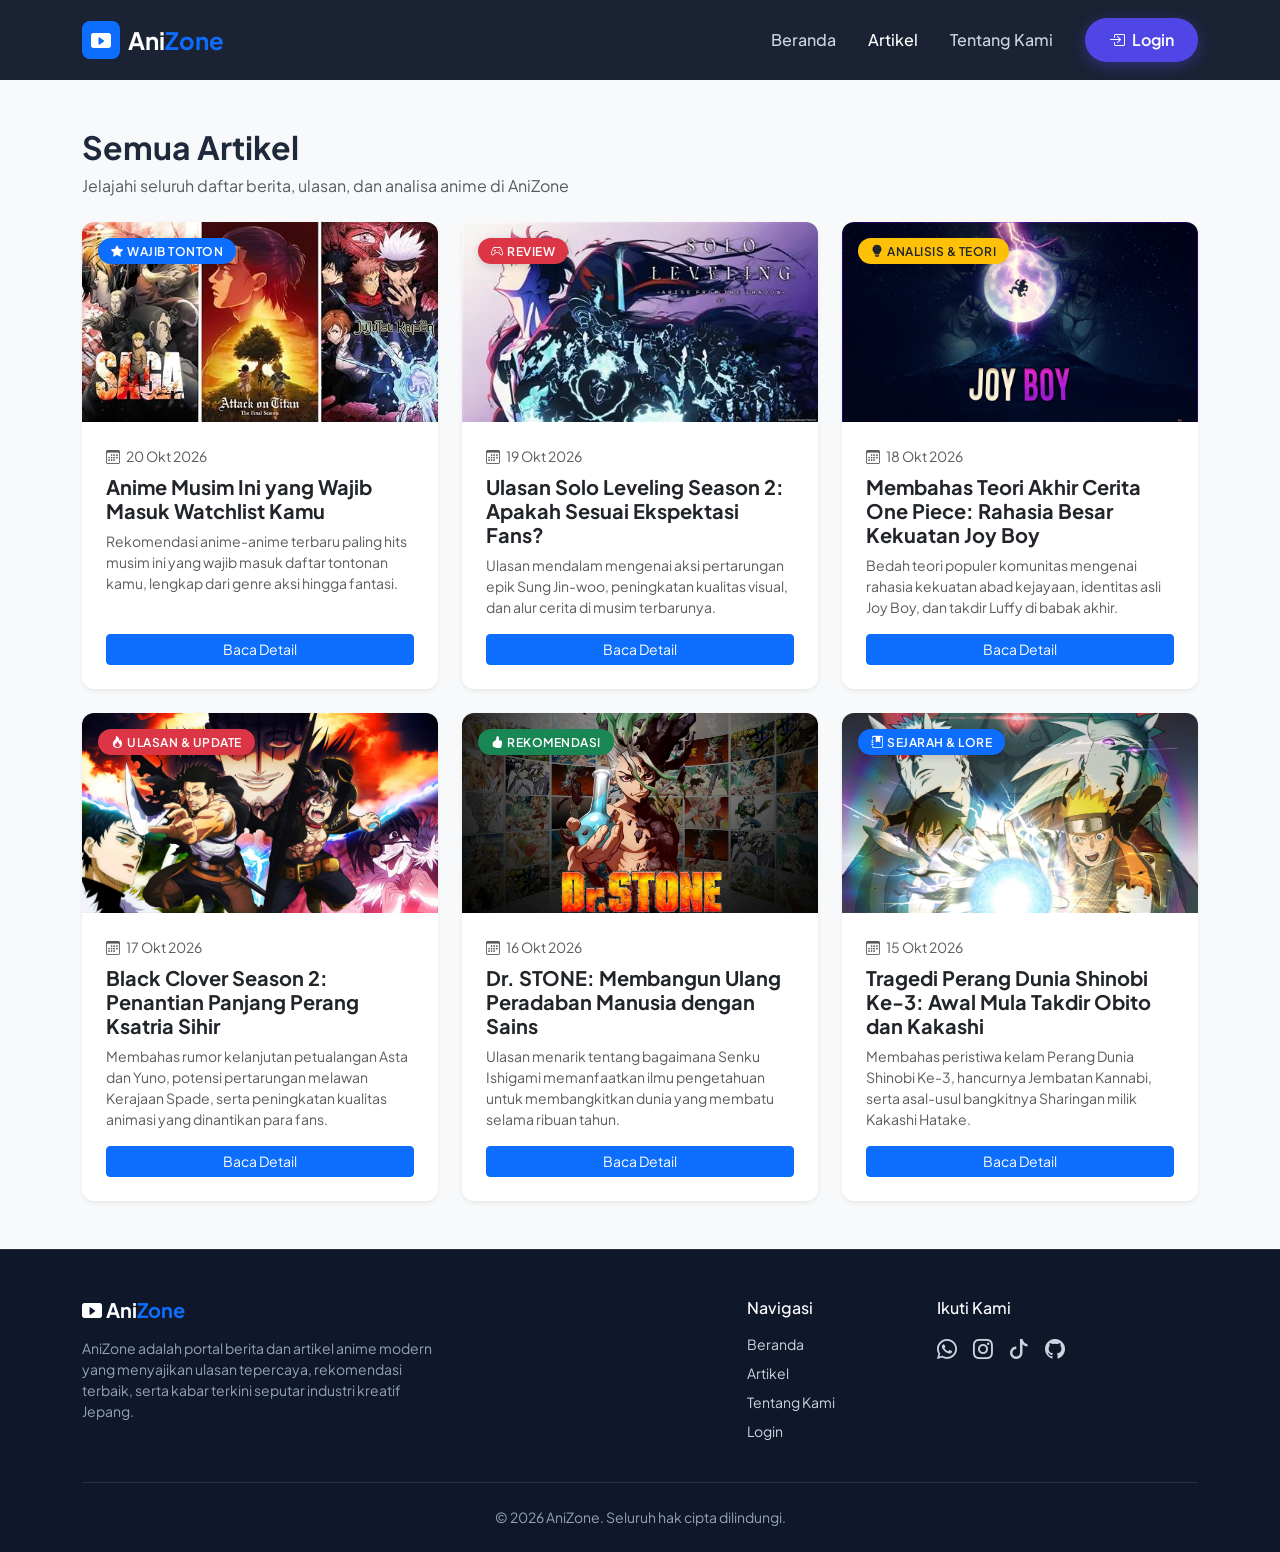
<file: artikel.html>
<!DOCTYPE html>
<html lang="id">
<head>
  <meta charset="UTF-8">
  <meta name="viewport" content="width=device-width, initial-scale=1.0">
  <title>Semua Artikel - AniZone</title>
  
  <link href="https://cdn.jsdelivr.net/npm/bootstrap@5.3.0/dist/css/bootstrap.min.css" rel="stylesheet">
  <link rel="stylesheet" href="https://cdn.jsdelivr.net/npm/bootstrap-icons@1.11.1/font/bootstrap-icons.css">
  <link rel="stylesheet" href="style.css">
</head>
<body class="d-flex flex-column min-vh-100 bg-light">

  <nav class="navbar navbar-expand-lg navbar-dark sticky-top">
    <div class="container">
      <a class="navbar-brand fw-bold fs-4 d-flex align-items-center gap-2" href="index.html">
        <div class="bg-primary text-white rounded-3 p-2 d-flex align-items-center justify-content-center" style="width: 38px; height: 38px;">
          <i class="bi bi-play-btn-fill fs-5"></i>
        </div>
        <span>Ani<span class="text-primary">Zone</span></span>
      </a>
      <button class="navbar-toggler border-0" type="button" data-bs-toggle="collapse" data-bs-target="#navbarNav">
        <span class="navbar-toggler-icon"></span>
      </button>
      <div class="collapse navbar-collapse" id="navbarNav">
        <ul class="navbar-nav ms-auto align-items-center gap-lg-3">
          <li class="nav-item"><a class="nav-link" href="index.html">Beranda</a></li>
          <li class="nav-item"><a class="nav-link active" href="artikel.html">Artikel</a></li>
          <li class="nav-item"><a class="nav-link" href="tentang.html">Tentang Kami</a></li>
          <li class="nav-item ms-lg-2">
            <a class="btn btn-primary-custom" href="login.html">
              <i class="bi bi-box-arrow-in-right me-1"></i> Login
            </a>
          </li>
        </ul>
      </div>
    </div>
  </nav>

  <main class="container my-5">
    <div class="mb-4">
      <h2 class="fw-bold">Semua Artikel</h2>
      <p class="text-muted">Jelajahi seluruh daftar berita, ulasan, dan analisa anime di AniZone</p>
    </div>

    <div class="row g-4">
      
      <!-- Artikel 1 -->
      <div class="col-md-6 col-lg-4">
        <div class="card custom-card h-100 border-0 shadow-sm">
          <div class="card-img-wrapper">
            <span class="badge bg-primary category-badge">
              <i class="bi bi-star-fill me-1"></i>Wajib Tonton</span>
            <img src="anime.jpg" alt="10 Anime Musim Ini">
          </div>
          <div class="card-body p-4 d-flex flex-column">
            <div class="text-muted small mb-2"><i class="bi bi-calendar3 me-1"></i> 20 Okt 2026</div>
            <h5 class="card-title fw-bold mb-2">Anime Musim Ini yang Wajib Masuk Watchlist Kamu</h5>
            <p class="card-text text-muted small flex-grow-1">
              Rekomendasi anime-anime terbaru paling hits musim ini yang wajib masuk daftar tontonan kamu, lengkap dari genre aksi hingga fantasi.
            </p>
            <a href="detail.html#artikel-1" class="btn btn-primary btn-sm mt-auto w-100">Baca Detail</a>
          </div>
        </div>
      </div>

      <!-- Artikel 2 -->
      <div class="col-md-6 col-lg-4">
        <div class="card custom-card h-100 border-0 shadow-sm">
          <div class="card-img-wrapper">
            <span class="badge bg-danger category-badge">
              <i class="bi bi-controller me-1"></i>Review</span>
            <img src="solev2.jpg" alt="Solo Leveling">
          </div>
          <div class="card-body p-4 d-flex flex-column">
            <div class="text-muted small mb-2"><i class="bi bi-calendar3 me-1"></i> 19 Okt 2026</div>
            <h5 class="card-title fw-bold mb-2">Ulasan Solo Leveling Season 2: Apakah Sesuai Ekspektasi Fans?</h5>
            <p class="card-text text-muted small flex-grow-1">
              Ulasan mendalam mengenai aksi pertarungan epik Sung Jin-woo, peningkatan kualitas visual, dan alur cerita di musim terbarunya.
            </p>
            <a href="detail.html#artikel-2" class="btn btn-primary btn-sm mt-auto w-100">Baca Detail</a>
          </div>
        </div>
      </div>

      <!-- Artikel 3 -->
      <div class="col-md-6 col-lg-4">
        <div class="card custom-card h-100 border-0 shadow-sm">
          <div class="card-img-wrapper">
            <span class="badge bg-warning text-dark category-badge">
              <i class="bi bi-lightbulb-fill me-1"></i>Analisis & Teori</span>
            <img src="joyboy1.jpg" alt="Joy Boy">
          </div>
          <div class="card-body p-4 d-flex flex-column">
            <div class="text-muted small mb-2"><i class="bi bi-calendar3 me-1"></i> 18 Okt 2026</div>
            <h5 class="card-title fw-bold mb-2">Membahas Teori Akhir Cerita One Piece: Rahasia Besar Kekuatan Joy Boy</h5>
            <p class="card-text text-muted small flex-grow-1">
              Bedah teori populer komunitas mengenai rahasia kekuatan abad kejayaan, identitas asli Joy Boy, dan takdir Luffy di babak akhir.
            </p>
            <a href="detail.html#artikel-3" class="btn btn-primary btn-sm mt-auto w-100">Baca Detail</a>
          </div>
        </div>
      </div>

      <!-- Artikel 4 -->
      <div class="col-md-6 col-lg-4">
        <div class="card custom-card h-100 border-0 shadow-sm">
          <div class="card-img-wrapper">
            <span class="badge bg-danger category-badge">
              <i class="bi bi-fire me-1"></i>Ulasan & Update</span>
            <img src="asta.jpg" alt="Black Clover">
          </div>
          <div class="card-body p-4 d-flex flex-column">
            <div class="text-muted small mb-2"><i class="bi bi-calendar3 me-1"></i> 17 Okt 2026</div>
            <h5 class="card-title fw-bold mb-2">Black Clover Season 2: Penantian Panjang Perang Ksatria Sihir</h5>
            <p class="card-text text-muted small flex-grow-1">
              Membahas rumor kelanjutan petualangan Asta dan Yuno, potensi pertarungan melawan Kerajaan Spade, serta peningkatan kualitas animasi yang dinantikan para fans.
            </p>
            <a href="detail.html#artikel-4" class="btn btn-primary btn-sm mt-auto w-100">Baca Detail</a>
          </div>
        </div>
      </div>

      <!-- Artikel 5 -->
      <div class="col-md-6 col-lg-4">
        <div class="card custom-card h-100 border-0 shadow-sm">
          <div class="card-img-wrapper">
            <span class="badge bg-success category-badge">
              <i class="bi bi-hand-thumbs-up-fill me-1"></i>Rekomendasi</span>
            <img src="senku.jpg" alt="Dr. STONE">
          </div>
          <div class="card-body p-4 d-flex flex-column">
            <div class="text-muted small mb-2"><i class="bi bi-calendar3 me-1"></i> 16 Okt 2026</div>
            <h5 class="card-title fw-bold mb-2">Dr. STONE: Membangun Ulang Peradaban Manusia dengan Sains</h5>
            <p class="card-text text-muted small flex-grow-1">
              Ulasan menarik tentang bagaimana Senku Ishigami memanfaatkan ilmu pengetahuan untuk membangkitkan dunia yang membatu selama ribuan tahun.
            </p>
            <a href="detail.html#artikel-5" class="btn btn-primary btn-sm mt-auto w-100">Baca Detail</a>
          </div>
        </div>
      </div>

      <!-- Artikel 6 -->
      <div class="col-md-6 col-lg-4">
        <div class="card custom-card h-100 border-0 shadow-sm">
          <div class="card-img-wrapper">
            <span class="badge bg-primary category-badge">
              <i class="bi bi-journal-bookmark-fill me-1"></i>Sejarah & Lore</span>
            <img src="naruto.jpg" alt="Naruto PDS 3">
          </div>
          <div class="card-body p-4 d-flex flex-column">
            <div class="text-muted small mb-2"><i class="bi bi-calendar3 me-1"></i> 15 Okt 2026</div>
            <h5 class="card-title fw-bold mb-2">Tragedi Perang Dunia Shinobi Ke-3: Awal Mula Takdir Obito dan Kakashi</h5>
            <p class="card-text text-muted small flex-grow-1">
              Membahas peristiwa kelam Perang Dunia Shinobi Ke-3, hancurnya Jembatan Kannabi, serta asal-usul bangkitnya Sharingan milik Kakashi Hatake.
            </p>
            <a href="detail.html#artikel-6" class="btn btn-primary btn-sm mt-auto w-100">Baca Detail</a>
          </div>
        </div>
      </div>

    </div>
  </main>

  <footer class="pt-5 pb-4 border-top border-secondary border-opacity-25 mt-auto">
    <div class="container">
      <div class="row g-4 mb-4">
        <div class="col-lg-4">
          <h5 class="text-white fw-bold mb-3">
             <i class="bi bi-play-btn-fill fs-5"></i>
         <span>Ani<span class="text-primary">Zone</span></span>
          </h5>
          <p class="small">AniZone adalah portal berita dan artikel anime modern yang menyajikan ulasan tepercaya, rekomendasi terbaik, serta kabar terkini seputar industri kreatif Jepang.</p>
        </div>
        <div class="col-6 col-lg-2 ms-auto">
          <h6 class="text-white mb-3">Navigasi</h6>
          <ul class="list-unstyled small">
            <li class="mb-2"><a href="index.html">Beranda</a></li>
            <li class="mb-2"><a href="artikel.html">Artikel</a></li>
            <li class="mb-2"><a href="tentang.html">Tentang Kami</a></li>
            <li class="mb-2"><a href="login.html">Login</a></li>
          </ul>
        </div>
        <div class="col-6 col-lg-3">
         <h6 class="text-white mb-3">Ikuti Kami</h6>
          <div class="d-flex gap-3 fs-5">
            <a href="https://wa.me/qr/QSAERY3FY7MCH1"><i class="bi bi-whatsapp"></i></a>
            <a href="https://www.instagram.com/fajrisatoru?stkn=OGszNHJvb2w2MWVw"><i class="bi bi-instagram"></i></a>
            <a href="https://www.tiktok.com/@4xellemel?_r=1&_t=ZS-9A0CAz3MBZC"><i class="bi bi-tiktok"></i></a>
            <a href="https://github.com/MuhammadFajri29"><i class="bi bi-github"></i></a>
          </div>
        </div>
      </div>
      <hr class="border-secondary opacity-25">
      <div class="text-center small pt-2">
        <p class="mb-0">&copy; 2026 AniZone. Seluruh hak cipta dilindungi.</p>
      </div>
    </div>
  </footer>

  <script src="https://cdn.jsdelivr.net/npm/bootstrap@5.3.0/dist/js/bootstrap.bundle.min.js"></script>
</body>
</html>
</file>
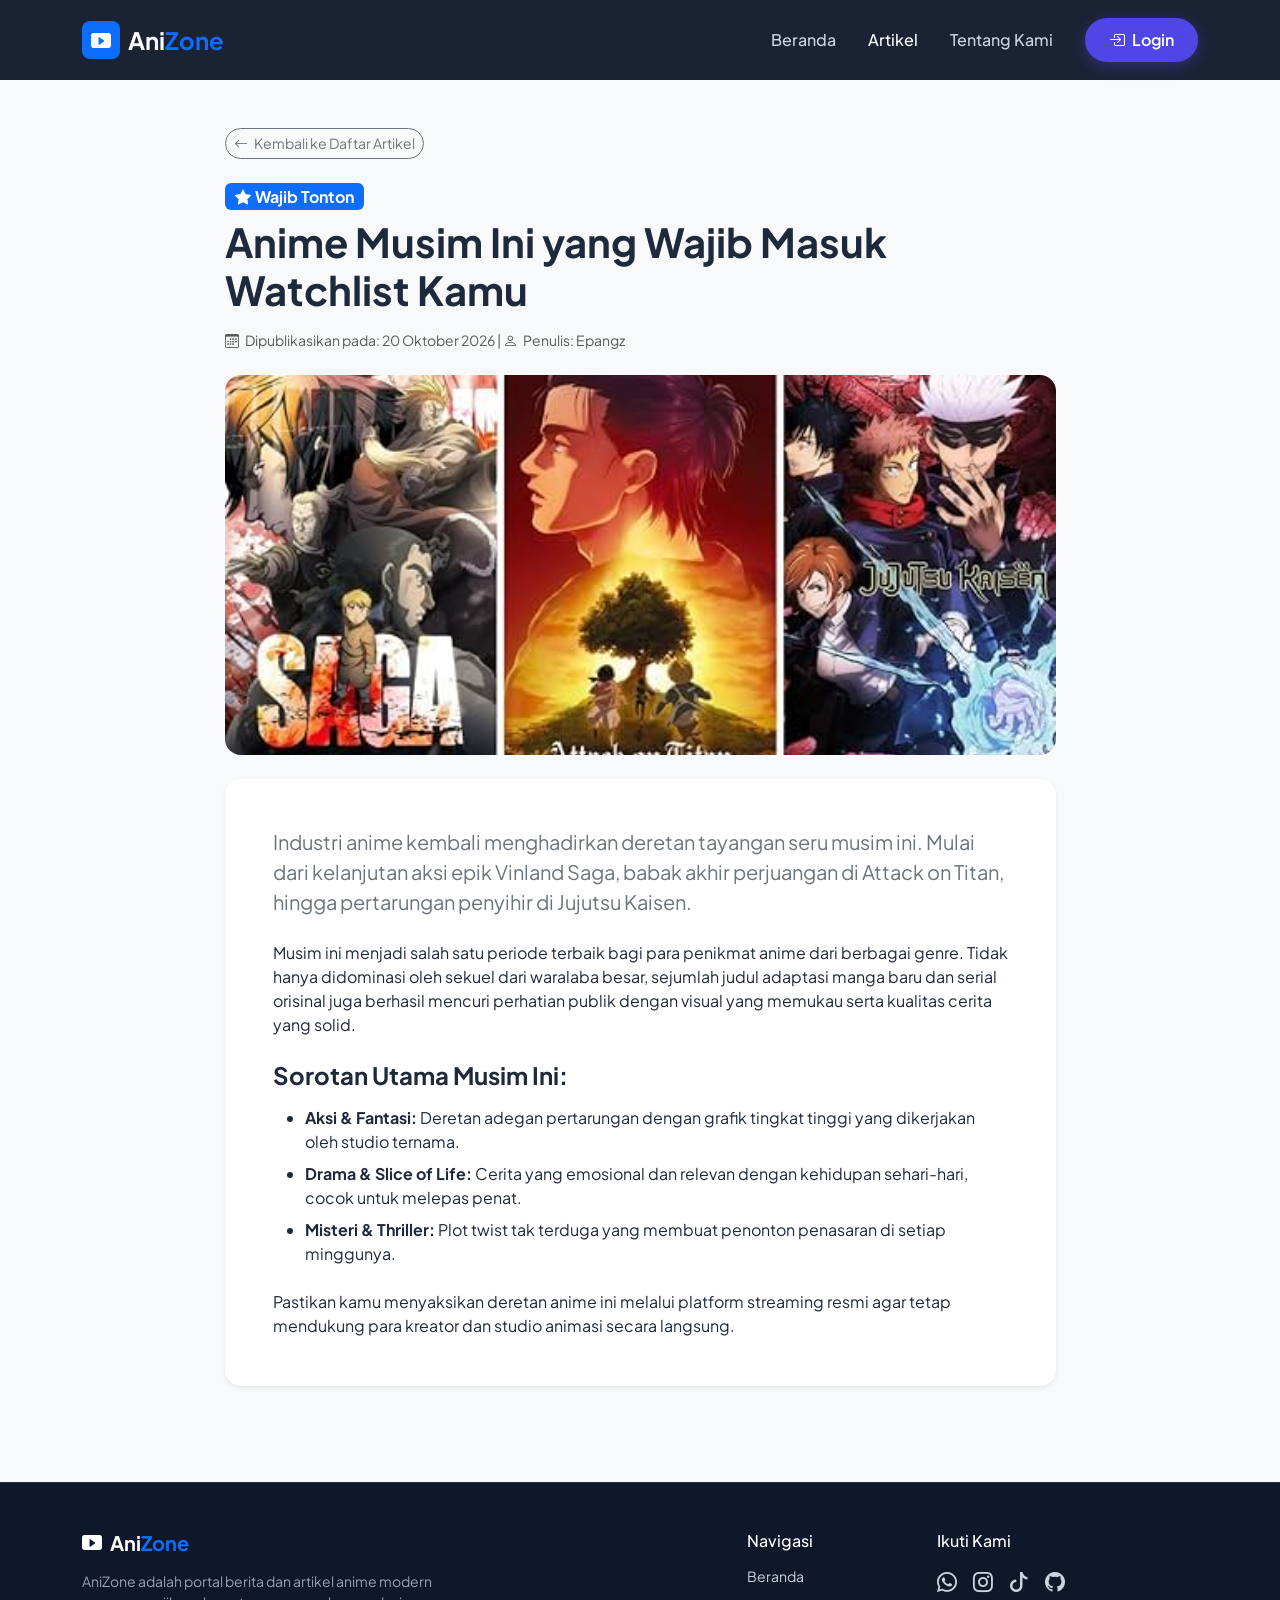
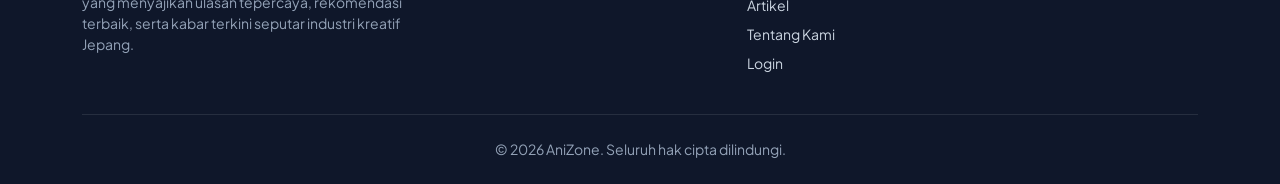
<file: detail.html>
<!DOCTYPE html>
<html lang="id">
<head>
  <meta charset="UTF-8">
  <meta name="viewport" content="width=device-width, initial-scale=1.0">
  <title>Detail Artikel - AniZone</title>
  
  <link href="https://cdn.jsdelivr.net/npm/bootstrap@5.3.0/dist/css/bootstrap.min.css" rel="stylesheet">
  <link rel="stylesheet" href="https://cdn.jsdelivr.net/npm/bootstrap-icons@1.11.1/font/bootstrap-icons.css">
  <link rel="stylesheet" href="style.css">
</head>
<body class="d-flex flex-column min-vh-100 bg-light">

  <!-- Navbar -->
  <nav class="navbar navbar-expand-lg navbar-dark sticky-top">
    <div class="container">
      <a class="navbar-brand fw-bold fs-4 d-flex align-items-center gap-2" href="index.html">
        <div class="bg-primary text-white rounded-3 p-2 d-flex align-items-center justify-content-center" style="width: 38px; height: 38px;">
          <i class="bi bi-play-btn-fill fs-5"></i>
        </div>
        <span>Ani<span class="text-primary">Zone</span></span>
      </a>
      <button class="navbar-toggler border-0" type="button" data-bs-toggle="collapse" data-bs-target="#navbarNav">
        <span class="navbar-toggler-icon"></span>
      </button>
      <div class="collapse navbar-collapse" id="navbarNav">
        <ul class="navbar-nav ms-auto align-items-center gap-lg-3">
          <li class="nav-item"><a class="nav-link" href="index.html">Beranda</a></li>
          <li class="nav-item"><a class="nav-link active" href="artikel.html">Artikel</a></li>
          <li class="nav-item"><a class="nav-link" href="tentang.html">Tentang Kami</a></li>
          <li class="nav-item ms-lg-2">
            <a class="btn btn-primary-custom" href="login.html">
              <i class="bi bi-box-arrow-in-right me-1"></i> Login
            </a>
          </li>
        </ul>
      </div>
    </div>
  </nav>

  <!-- Container Utama -->
  <main class="container my-5">
    <div class="row justify-content-center">
      <div class="col-lg-9">
        
        <!-- Tombol Kembali -->
        <a href="artikel.html" class="btn btn-outline-secondary btn-sm mb-4 rounded-pill">
          <i class="bi bi-arrow-left me-1"></i> Kembali ke Daftar Artikel
        </a>

        <!-- ARTIKEL 1 -->
        <article id="artikel-1" class="detail-article mb-5">
          <span class="badge bg-primary position-static mb-2 fs-6">
             <i class="bi bi-star-fill me-1"></i>Wajib Tonton</span>
          <h1 class="fw-bold mb-3 display-6">Anime Musim Ini yang Wajib Masuk Watchlist Kamu</h1>
          <p class="text-muted small mb-4">
            <i class="bi bi-calendar3 me-1"></i> Dipublikasikan pada: 20 Oktober 2026 | <i class="bi bi-person me-1"></i> Penulis: Epangz
          </p>
          <div class="card-img-wrapper rounded-4 mb-4" style="height: 380px;">
            <img src="anime.jpg" alt="10 Anime Musim Ini">
          </div>
          <div class="article-content bg-white p-4 p-md-5 rounded-4 shadow-sm">
            <p class="lead fw-normal text-secondary mb-4">Industri anime kembali menghadirkan deretan tayangan seru musim ini. Mulai dari kelanjutan aksi epik Vinland Saga, babak akhir perjuangan di Attack on Titan, hingga pertarungan penyihir di Jujutsu Kaisen.</p>
            <p>Musim ini menjadi salah satu periode terbaik bagi para penikmat anime dari berbagai genre. Tidak hanya didominasi oleh sekuel dari waralaba besar, sejumlah judul adaptasi manga baru dan serial orisinal juga berhasil mencuri perhatian publik dengan visual yang memukau serta kualitas cerita yang solid.</p>
            <h4 class="fw-bold mt-4 mb-3">Sorotan Utama Musim Ini:</h4>
            <ul>
              <li class="mb-2"><strong>Aksi & Fantasi:</strong> Deretan adegan pertarungan dengan grafik tingkat tinggi yang dikerjakan oleh studio ternama.</li>
              <li class="mb-2"><strong>Drama & Slice of Life:</strong> Cerita yang emosional dan relevan dengan kehidupan sehari-hari, cocok untuk melepas penat.</li>
              <li class="mb-2"><strong>Misteri & Thriller:</strong> Plot twist tak terduga yang membuat penonton penasaran di setiap minggunya.</li>
            </ul>
            <p class="mt-4 mb-0">Pastikan kamu menyaksikan deretan anime ini melalui platform streaming resmi agar tetap mendukung para kreator dan studio animasi secara langsung.</p>
          </div>
        </article>

        <!-- ARTIKEL 2 -->
        <article id="artikel-2" class="detail-article mb-5">
          <span class="badge bg-danger position-static mb-2 fs-6">
            <i class="bi bi-controller me-1"></i>Review</span>
          <h1 class="fw-bold mb-3 display-6">Ulasan Solo Leveling Season 2: Apakah Sesuai Ekspektasi Fans?</h1>
          <p class="text-muted small mb-4">
            <i class="bi bi-calendar3 me-1"></i> Dipublikasikan pada: 19 Oktober 2026 | <i class="bi bi-person me-1"></i> Penulis: Epangz
          </p>
          <div class="card-img-wrapper rounded-4 mb-4" style="height: 380px;">
            <img src="solev2.jpg" alt="Solo Leveling Season 2">
          </div>
          <div class="article-content bg-white p-4 p-md-5 rounded-4 shadow-sm">
            <p class="lead fw-normal text-secondary mb-4">Perjalanan Sung Jin-woo dari Hunter terlemah berjuluk "E-Rank Weakest" hingga menjadi Shadow Monarch berlanjut dengan pertarungan yang kian sengit dan skala ancaman yang jauh lebih besar.</p>
            <p>Setelah sukses besar pada musim pertamanya, adaptasi dari manhwa populer <em>Solo Leveling</em> kembali hadir dengan ekspektasi tinggi dari komunitas global. Pada season kedua ini, fokus cerita bergeser ke eksplorasi dungeon tingkat tinggi serta ancaman misterius yang mengintai para Hunter kelas atas di seluruh dunia.</p>
            <h4 class="fw-bold mt-4 mb-3">Poin Penting Ulasan:</h4>
            <ul>
              <li class="mb-2"><strong>Kualitas Animasi:</strong> Studio A-1 Pictures kembali membuktikan kapasitasnya dalam menghadirkan koreografi pertarungan yang sangat dinamis dan memanjakan mata.</li>
              <li class="mb-2"><strong>Pengembangan Karakter:</strong> Transformasi sikap dan kekuatan Sung Jin-woo digambarkan secara bertahap namun memuaskan.</li>
              <li class="mb-2"><strong>Tata Suara (OST):</strong> Musik latar besutan Hiroyuki Sawano berhasil membangun atmosfer tegang pada setiap momen krusial.</li>
            </ul>
            <p class="mt-4 mb-0">Secara keseluruhan, musim kedua ini berhasil memenuhi ekspektasi para pembaca manhwa sekaligus memberikan pengalaman menonton yang memukau bagi penggemar baru.</p>
          </div>
        </article>

        <!-- ARTIKEL 3 -->
        <article id="artikel-3" class="detail-article mb-5">
          <span class="badge bg-warning text-dark position-static mb-2 fs-6">
            <i class="bi bi-lightbulb-fill me-1"></i>Analisis & Teori</span>
          <h1 class="fw-bold mb-3 display-6">Membahas Teori Akhir Cerita One Piece: Rahasia Besar Kekuatan Joy Boy</h1>
          <p class="text-muted small mb-4">
            <i class="bi bi-calendar3 me-1"></i> Dipublikasikan pada: 18 Oktober 2026 | <i class="bi bi-person me-1"></i> Penulis: Epangz
          </p>
          <div class="card-img-wrapper rounded-4 mb-4" style="height: 380px;">
            <img src="joyboy1.jpg" alt="Teori Joy Boy One Piece">
          </div>
          <div class="article-content bg-white p-4 p-md-5 rounded-4 shadow-sm">
            <p class="lead fw-normal text-secondary mb-4">Misteri Abad Kekosongan dan kebangkitan sosok Joy Boy semakin mendekati titik terang dalam alur cerita terbaru One Piece.</p>
            <p>Seiring bertambahnya petunjuk yang diberikan oleh Eiichiro Oda pada arc terkini, komunitas penggemar One Piece di seluruh dunia terus merumuskan teori tentang rahasia dibalik kekuatan Joy Boy dan hubungannya dengan harta karun One Piece.</p>
            <h4 class="fw-bold mt-4 mb-3">Poin Analisis Teori:</h4>
            <ul>
              <li class="mb-2"><strong>Hubungan Buah Iblis Nika:</strong> Penguak fakta bahwa kemampuan sejati dari Hito Hito no Mi Model: Nika memegang kunci kebebasan dunia.</li>
              <li class="mb-2"><strong>Kerajaan Kuno & Poneglyph:</strong> Janji masa lalu Joy Boy yang tersimpan di Fishman Island serta hubungannya dengan Senjata Kuno.</li>
              <li class="mb-2"><strong>Takdir Luffy:</strong> Bagaimana perjalanan Monkey D. Luffy mewarisi tekad dan semangat kebebasan sosok legendaris tersebut di masa depan.</li>
            </ul>
            <p class="mt-4 mb-0">Meskipun banyak spekulasi beredar, Oda selalu memiliki cara tak terduga untuk mengejutkan pembaca menjelang babak akhir karya mahakaryanya ini.</p>
          </div>
        </article>

        <!-- ARTIKEL 4 -->
        <article id="artikel-4" class="detail-article mb-5">
          <span class="badge bg-danger position-static mb-2 fs-6">
             <i class="bi bi-fire me-1"></i>Ulasan & Update</span>
          <h1 class="fw-bold mb-3 display-6">Black Clover Season 2: Penantian Panjang Perang Ksatria Sihir</h1>
          <p class="text-muted small mb-4">
            <i class="bi bi-calendar3 me-1"></i> Dipublikasikan pada: 21 Oktober 2026 | <i class="bi bi-person me-1"></i> Penulis: Epangz
          </p>
          <div class="card-img-wrapper rounded-4 mb-4" style="height: 380px;">
            <img src="asta.jpg" alt="Black Clover Season 2">
          </div>
          <div class="article-content bg-white p-4 p-md-5 rounded-4 shadow-sm">
            <p class="lead fw-normal text-secondary mb-4">Setelah penantian yang cukup panjang sejak penayangan episode terakhirnya, kabar mengenai berlanjutnya petualangan Asta dalam meraih gelar Kaisar Sihir kembali menjadi perbincangan hangat di komunitas anime.</p>
            <p>Kelanjutan musim ini akan langsung berfokus pada konflik skala besar melawan Dark Triad dari Kerajaan Spade. Ksatria Sihir dari Kerajaan Clover harus mempersiapkan diri menghadapi kekuatan iblis tingkat tinggi yang mengancam keselamatan seluruh benua.</p>
            <h4 class="fw-bold mt-4 mb-3">Poin Penting yang Sangat Dinantikan:</h4>
            <ul>
              <li class="mb-2"><strong>Bentuk Devil Union Asta:</strong> Penguasaan penuh kekuatan Anti-Sihir milik Asta saat berkolaborasi dengan Iblis Liebe.</li>
              <li class="mb-2"><strong>Perkembangan Sihir Yuno:</strong> Pembukaan potensi kekuatan sihir bintang yang dimiliki Yuno saat berhadapan dengan musuh-musuh kuat.</li>
              <li class="mb-2"><strong>Kualitas Animasi Studio Pierrot:</strong> Ekspektasi tinggi pada koreografi pertarungan cepat dengan efek sihir yang lebih memukau.</li>
            </ul>
            <p class="mt-4 mb-0">Bagi para penggemar genre shonen yang menyukai aksi pertarungan sihir pantang menyerah, kelanjutan petualangan Black Clover ini menjadi salah satu judul yang paling wajib untuk ditunggu.</p>
          </div>
        </article>

        <!-- ARTIKEL 5 -->
        <article id="artikel-5" class="detail-article mb-5">
          <span class="badge bg-success position-static mb-2 fs-6">
            <i class="bi bi-hand-thumbs-up-fill me-1"></i>Rekomendasi</span>
          <h1 class="fw-bold mb-3 display-6">Dr. STONE: Membangun Ulang Peradaban Manusia dengan Sains</h1>
          <p class="text-muted small mb-4">
            <i class="bi bi-calendar3 me-1"></i> Dipublikasikan pada: 21 Oktober 2026 | <i class="bi bi-person me-1"></i> Penulis: Epangz
          </p>
          <div class="card-img-wrapper rounded-4 mb-4" style="height: 380px;">
            <img src="senku.jpg" alt="Dr. STONE">
          </div>
          <div class="article-content bg-white p-4 p-md-5 rounded-4 shadow-sm">
            <p class="lead fw-normal text-secondary mb-4">Apa yang terjadi jika seluruh umat manusia secara misterius berubah menjadi batu selama ribuan tahun? Dr. STONE menghadirkan petualangan unik yang menggabungkan aksi, komedi, dan edukasi ilmu pengetahuan.</p>
            <p>Mengikuti kisah Senku Ishigami, seorang pemuda jenius yang berhasil bangkit dari pembatuan di Era Batu Baru. Dengan kecerdasannya yang luar biasa, Senku bertekad untuk membangun kembali peradaban manusia dari nol menggunakan hukum sains dan ilmu kimia.</p>
            <h4 class="fw-bold mt-4 mb-3">Daya Tarik Utama Dr. STONE:</h4>
            <ul>
              <li class="mb-2"><strong>Edukasi Sains yang Menyenangkan:</strong> Proses eksperimen sains digambarkan secara nyata dan mudah dipahami oleh penonton.</li>
              <li class="mb-2"><strong>Perkembangan Teknologi Bertahap:</strong> Momen ketika Senku menciptakan barang-barang modern seperti listrik, asam sulfat, hingga telepon genggam dari bahan alam.</li>
              <li class="mb-2"><strong>Kerjasama Karakter (Kingdom of Science):</strong> Setiap karakter memiliki keahlian unik yang saling melengkapi dalam mewujudkan misi sains.</li>
            </ul>
            <p class="mt-4 mb-0">Dr. STONE menjadi rekomendasi utama bagi kamu yang mencari anime dengan konsep cerita segar dan tidak hanya mengandalkan aksi pertarungan biasa.</p>
          </div>
        </article>

        <!-- ARTIKEL 6 -->
        <article id="artikel-6" class="detail-article mb-5">
          <span class="badge bg-primary position-static mb-2 fs-6">
            <i class="bi bi-journal-bookmark-fill me-1"></i>Sejarah & Lore</span>
          <h1 class="fw-bold mb-3 display-6">Tragedi Perang Dunia Shinobi Ke-3: Awal Mula Takdir Obito dan Kakashi</h1>
          <p class="text-muted small mb-4">
            <i class="bi bi-calendar3 me-1"></i> Dipublikasikan pada: 21 Oktober 2026 | <i class="bi bi-person me-1"></i> Penulis: Epangz
          </p>
          <div class="card-img-wrapper rounded-4 mb-4" style="height: 380px;">
            <img src="naruto.jpg" alt="Perang Dunia Shinobi Ke-3">
          </div>
          <div class="article-content bg-white p-4 p-md-5 rounded-4 shadow-sm">
            <p class="lead fw-normal text-secondary mb-4">Perang Dunia Shinobi Ke-3 merupakan salah satu konflik terkelam dalam sejarah Lima Negara Besar Ninja, yang membentuk masa depan dunia shinobi dan melahirkan banyak legenda sekaligus penderitaan.</p>
            <p>Dalam perang besar ini, desa Konohagakure bertempur di berbagai baris depan melawan aliansi desa-desa musuh. Misi krusial di Jembatan Kannabi menjadi titik balik sejarah yang mengubah jalan hidup Tim Minato—terutama Kakashi Hatake, Obito Uchiha, dan Rin Nohara.</p>
            <h4 class="fw-bold mt-4 mb-3">Momen Krusial Perang Dunia Shinobi Ke-3:</h4>
            <ul>
              <li class="mb-2"><strong>Misi Penghancuran Jembatan Kannabi:</strong> Operasi rahasia untuk memutus jalur pasokan logistik musuh yang menjadi kunci kemenangan Konoha.</li>
              <li class="mb-2"><strong>Gugurnya Obito & Warisan Sharingan:</strong> Pengorbanan Obito Uchiha yang menyerahkan mata Sharingan-nya kepada Kakashi sebagai hadiah atas kelulusannya menjadi Jounin.</li>
              <li class="mb-2"><strong>Kehebatan Minato Namikaze (Yellow Flash):</strong> Kecepatan luar biasa Minato yang membuatnya ditakuti oleh seluruh desa musuh dan membawanya menjadi Hokage Keempat.</li>
            </ul>
            <p class="mt-4 mb-0">Tragedi Perang Dunia Shinobi Ke-3 tidak hanya melahirkan pahlawan baru, tetapi juga menanamkan benih konflik masa depan yang nantinya memicu pembentukan rencana Mata Rembulan (Tsuki no Me).</p>
          </div>
        </article>

      </div>
    </div>
  </main>

  <!-- Footer -->
  <footer class="pt-5 pb-4 border-top border-secondary border-opacity-25 mt-auto">
    <div class="container">
      <div class="row g-4 mb-4">
        <div class="col-lg-4">
          <h5 class="text-white fw-bold mb-3 d-flex align-items-center gap-2">
          <i class="bi bi-play-btn-fill fs-5"></i>
         <span>Ani<span class="text-primary">Zone</span></span>
          </h5>
          <p class="small">AniZone adalah portal berita dan artikel anime modern yang menyajikan ulasan tepercaya, rekomendasi terbaik, serta kabar terkini seputar industri kreatif Jepang.</p>
        </div>
        <div class="col-6 col-lg-2 ms-auto">
          <h6 class="text-white mb-3">Navigasi</h6>
          <ul class="list-unstyled small">
            <li class="mb-2"><a href="index.html">Beranda</a></li>
            <li class="mb-2"><a href="artikel.html">Artikel</a></li>
            <li class="mb-2"><a href="tentang.html">Tentang Kami</a></li>
            <li class="mb-2"><a href="login.html">Login</a></li>
          </ul>
        </div>
        <div class="col-6 col-lg-3">
         <h6 class="text-white mb-3">Ikuti Kami</h6>
          <div class="d-flex gap-3 fs-5">
            <a href="https://wa.me/qr/QSAERY3FY7MCH1"><i class="bi bi-whatsapp"></i></a>
            <a href="https://www.instagram.com/fajrisatoru?stkn=OGszNHJvb2w2MWVw"><i class="bi bi-instagram"></i></a>
            <a href="https://www.tiktok.com/@4xellemel?_r=1&_t=ZS-9A0CAz3MBZC"><i class="bi bi-tiktok"></i></a>
            <a href="https://github.com/MuhammadFajri29"><i class="bi bi-github"></i></a>
          </div>
        </div>
      </div>
      <hr class="border-secondary opacity-25">
      <div class="text-center small pt-2">
        <p class="mb-0">&copy; 2026 AniZone. Seluruh hak cipta dilindungi.</p>
      </div>
    </div>
  </footer>

  <script src="https://cdn.jsdelivr.net/npm/bootstrap@5.3.0/dist/js/bootstrap.bundle.min.js"></script>
</body>
</html>
</file>
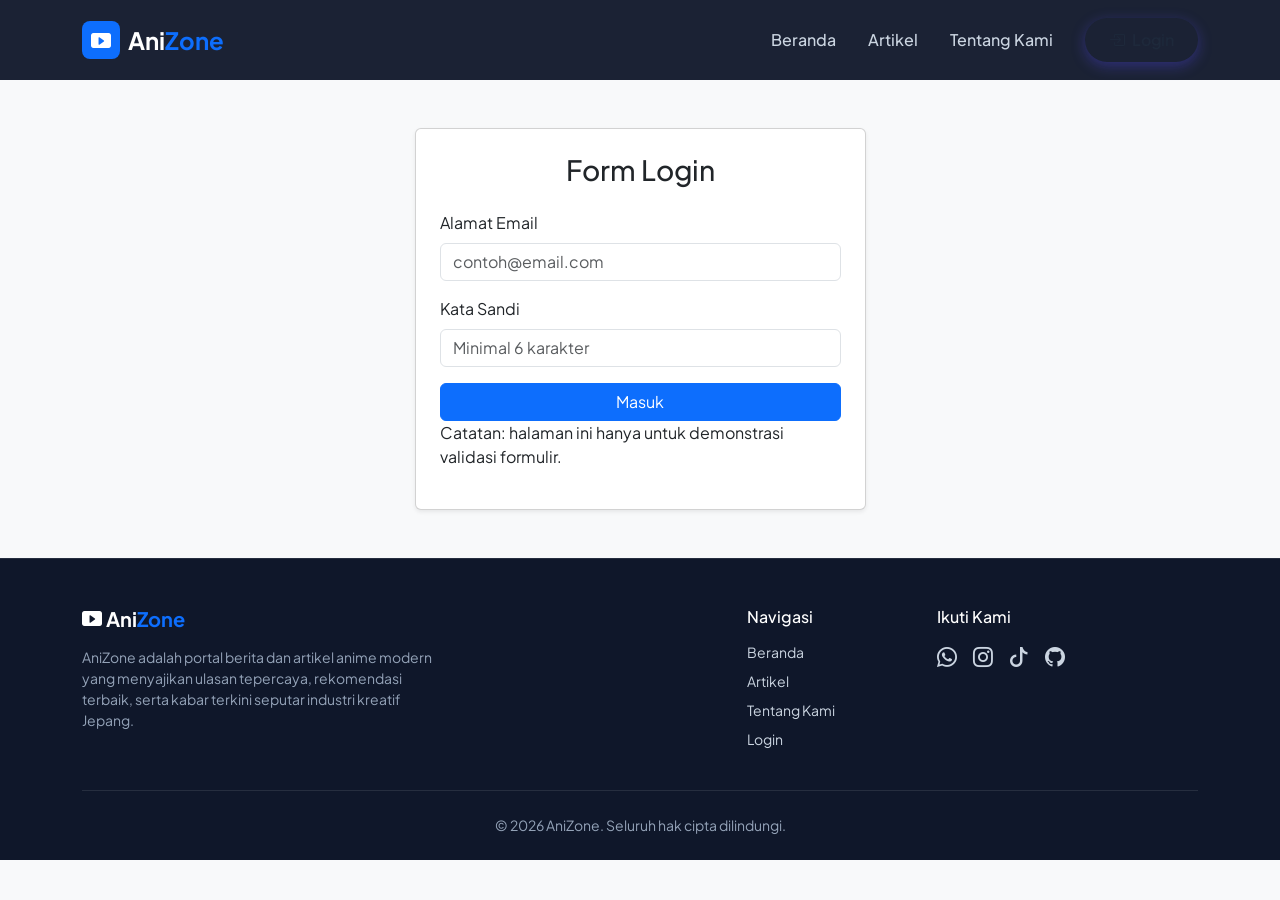
<file: login.html>
<!DOCTYPE html>
<html lang="id">
<head>
  <meta charset="UTF-8">
  <meta name="viewport" content="width=device-width, initial-scale=1.0">
  <title>Login - InfoTerkini</title>
  <link href="https://cdn.jsdelivr.net/npm/bootstrap@5.3.0/dist/css/bootstrap.min.css" rel="stylesheet">
  <link rel="stylesheet" href="https://cdn.jsdelivr.net/npm/bootstrap-icons@1.11.1/font/bootstrap-icons.css">
  <link href="style.css" rel="stylesheet">
</head>
<body class="bg-light">

  <!-- Navbar -->
 <!-- Navbar Halaman Login -->
<nav class="navbar navbar-expand-lg navbar-dark sticky-top">
  <div class="container">
    <a class="navbar-brand fw-bold fs-4 d-flex align-items-center gap-2" href="index.html">
      <div class="bg-primary text-white rounded-3 p-2 d-flex align-items-center justify-content-center" style="width: 38px; height: 38px;">
        <i class="bi bi-play-btn-fill fs-5"></i>
      </div>
      <span>Ani<span class="text-primary">Zone</span></span>
    </a>
    <button class="navbar-toggler border-0" type="button" data-bs-toggle="collapse" data-bs-target="#navbarNav">
      <span class="navbar-toggler-icon"></span>
    </button>
    <div class="collapse navbar-collapse" id="navbarNav">
      <ul class="navbar-nav ms-auto align-items-center gap-lg-3">
        <li class="nav-item"><a class="nav-link" href="index.html">Beranda</a></li>
        <li class="nav-item"><a class="nav-link" href="artikel.html">Artikel</a></li>
        <li class="nav-item"><a class="nav-link" href="tentang.html">Tentang Kami</a></li>
        <li class="nav-item ms-lg-2">
          <a class="btn btn-primary-custom active" href="login.html">
            <i class="bi bi-box-arrow-in-right me-1"></i> Login
          </a>
        </li>
      </ul>
    </div>
  </div>
</nav>

  <!-- Login Form Container -->
  <div class="container my-5">
    <div class="row justify-content-center">
      <div class="col-md-5">
        <div class="card shadow-sm">
          <div class="card-body p-4">
            <h3 class="card-title text-center mb-4">Form Login</h3>
            
            <!-- Tempat Pesan Alert JavaScript -->
            <div id="alertMessage"></div>

            <form id="loginForm" novalidate>
              <div class="mb-3">
                <label for="email" class="form-label">Alamat Email</label>
                <input type="email" class="form-control" id="email" placeholder="contoh@email.com">
              </div>
              <div class="mb-3">
                <label for="password" class="form-label">Kata Sandi</label>
                <input type="password" class="form-control" id="password" placeholder="Minimal 6 karakter">
              </div>
              <button type="submit" class="btn btn-primary w-100">Masuk</button>
              <p>Catatan: halaman ini hanya untuk demonstrasi validasi formulir.</p>
            </form>
          </div>
        </div>
      </div>
    </div>
  </div>

 <footer class="pt-5 pb-4 border-top border-secondary border-opacity-25">
    <div class="container">
      <div class="row g-4 mb-4">
        <div class="col-lg-4">
          <h5 class="text-white fw-bold mb-3">
            <i class="bi bi-play-btn-fill fs-5"></i>
         <span>Ani<span class="text-primary">Zone</span></span>
        </h5>
          <p class="small">AniZone adalah portal berita dan artikel anime modern yang menyajikan ulasan tepercaya, rekomendasi terbaik, serta kabar terkini seputar industri kreatif Jepang.</p>
        </div>
        <div class="col-6 col-lg-2 ms-auto">
          <h6 class="text-white mb-3">Navigasi</h6>
          <ul class="list-unstyled small">
            <li class="mb-2"><a href="index.html">Beranda</a></li>
            <li class="mb-2"><a href="artikel.html">Artikel</a></li>
            <li class="mb-2"><a href="tentang.html">Tentang Kami</a></li>
            <li class="mb-2"><a href="login.html">Login</a></li>
          </ul>
        </div>
        <div class="col-6 col-lg-3">
          <h6 class="text-white mb-3">Ikuti Kami</h6>
          <div class="d-flex gap-3 fs-5">
            <a href="https://wa.me/qr/QSAERY3FY7MCH1"><i class="bi bi-whatsapp"></i></a>
            <a href="https://www.instagram.com/fajrisatoru?stkn=OGszNHJvb2w2MWVw"><i class="bi bi-instagram"></i></a>
            <a href="https://www.tiktok.com/@4xellemel?_r=1&_t=ZS-9A0CAz3MBZC"><i class="bi bi-tiktok"></i></a>
            <a href="https://github.com/MuhammadFajri29"><i class="bi bi-github"></i></a>
          </div>
        </div>
      </div>
      <hr class="border-secondary opacity-25">
      <div class="text-center small pt-2">
        <p class="mb-0">&copy; 2026 AniZone. Seluruh hak cipta dilindungi.</p>
      </div>
    </div>
  </footer>

  <!-- Validasi JavaScript -->
  <script>
    document.getElementById('loginForm').addEventListener('submit', function(e) {
      e.preventDefault(); // Mencegah pengiriman form langsung

      const email = document.getElementById('email').value.trim();
      const password = document.getElementById('password').value.trim();
      const alertContainer = document.getElementById('alertMessage');

      // Reset alert sebelumnya
      alertContainer.innerHTML = '';

      // Format Validasi Email
      const emailRegex = /^[^\s@]+@[^\s@]+\.[^\s@]+$/;

      let errorMessage = '';

      if (email === '' || password === '') {
        errorMessage = 'Email dan Password wajib diisi!';
      } else if (!emailRegex.test(email)) {
        errorMessage = 'Format email tidak valid!';
      } else if (password.length < 6) {
        errorMessage = 'Password minimal harus terdiri dari 6 karakter!';
      }

      if (errorMessage !== '') {
        // Tampilkan pesan error dengan Alert Bootstrap Danger
        alertContainer.innerHTML = `
          <div class="alert alert-danger alert-dismissible fade show" role="alert">
            ${errorMessage}
            <button type="button" class="btn-close" data-bs-dismiss="alert" aria-label="Close"></button>
          </div>
        `;
      } else {
        // Tampilkan pesan sukses dengan Alert Bootstrap Success
        alertContainer.innerHTML = `
          <div class="alert alert-success alert-dismissible fade show" role="alert">
            Login berhasil! Mengalihkan ke beranda...
            <button type="button" class="btn-close" data-bs-dismiss="alert" aria-label="Close"></button>
          </div>
        `;
        
        // Reset form setelah berhasil
        document.getElementById('loginForm').reset();
      }
    });
  </script>

  <script src="https://cdn.jsdelivr.net/npm/bootstrap@5.3.0/dist/js/bootstrap.bundle.min.js"></script>
</body>
</html>
</file>
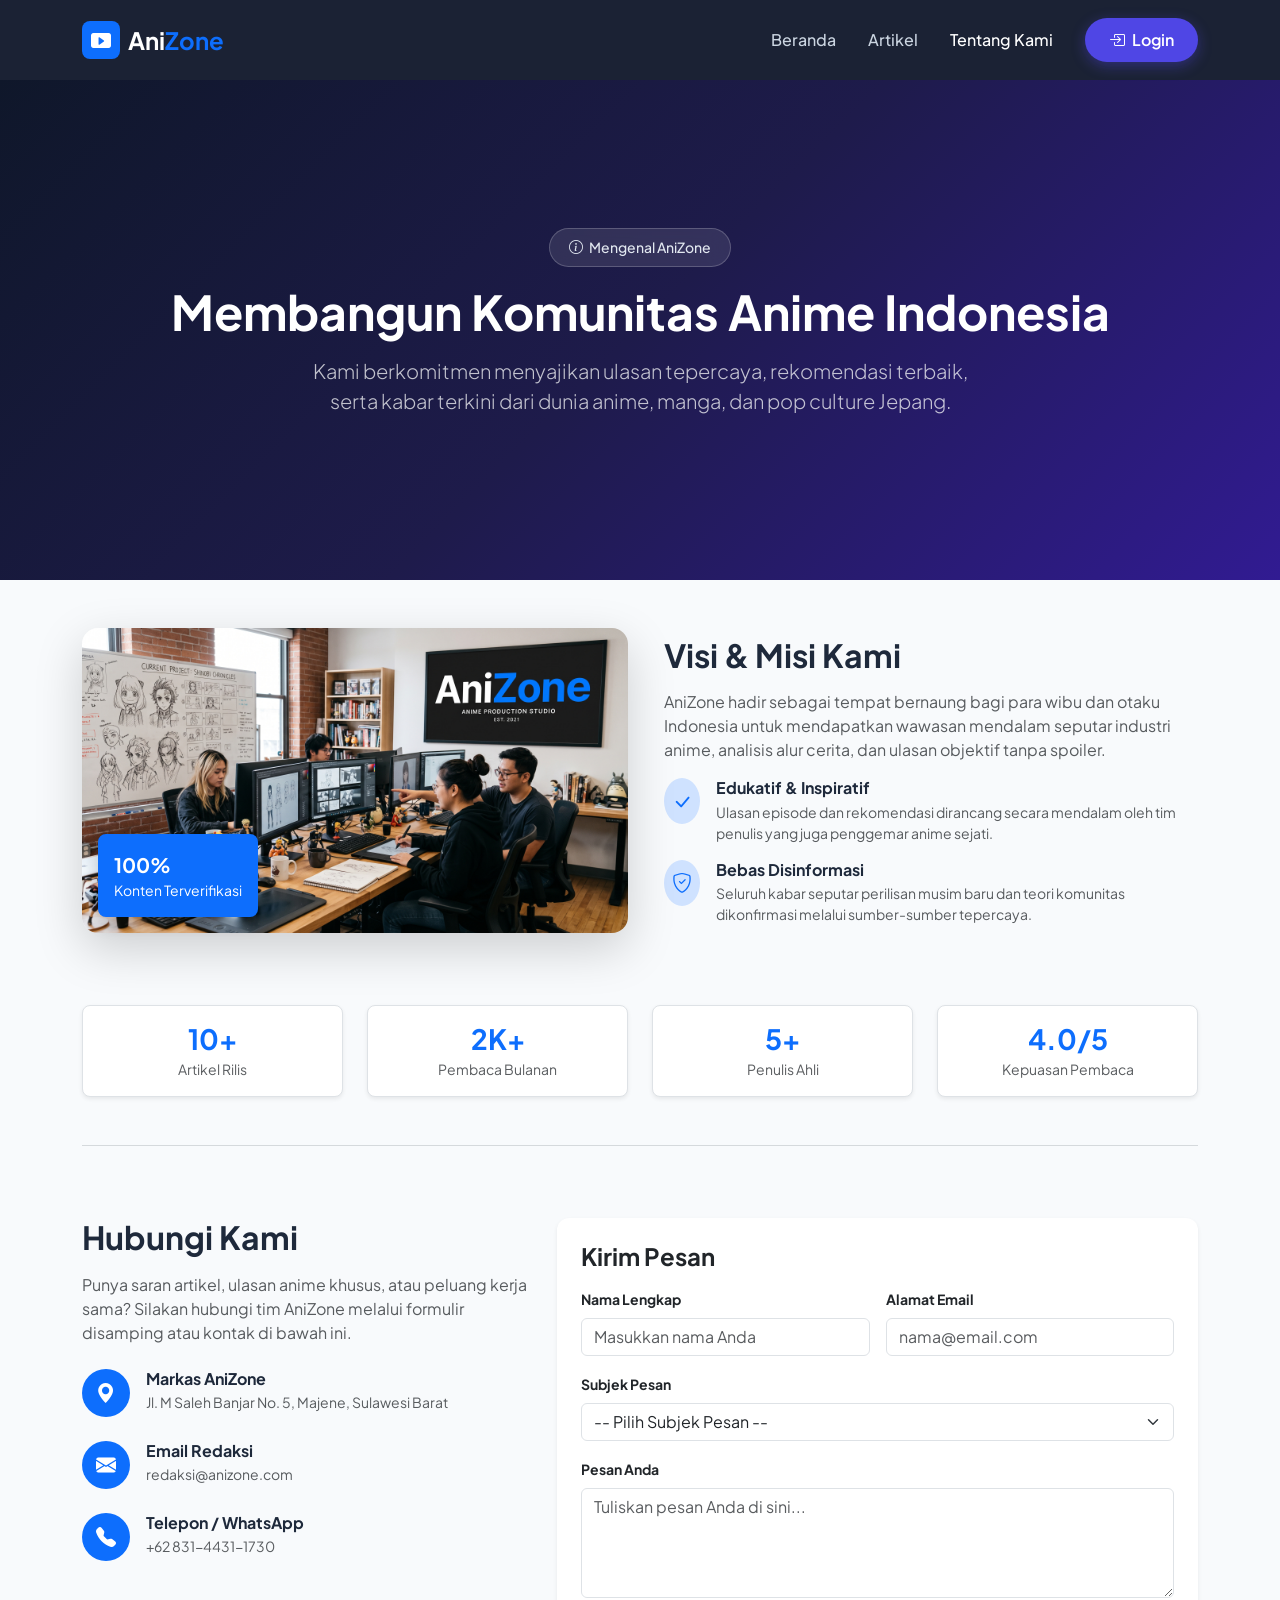
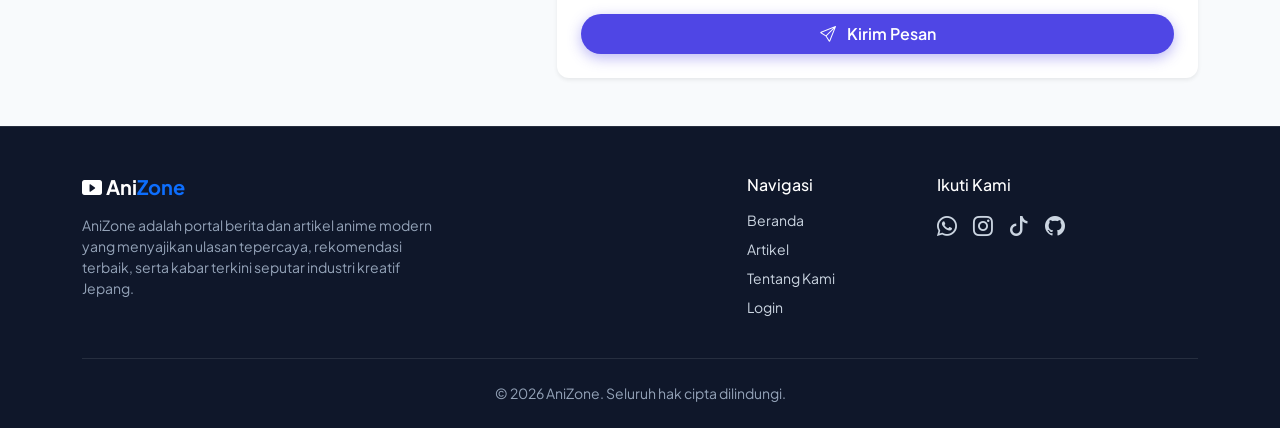
<file: tentang.html>
<!DOCTYPE html>
<html lang="id">
<head>
  <meta charset="UTF-8">
  <meta name="viewport" content="width=device-width, initial-scale=1.0">
  <title>Tentang Kami & Kontak - InfoTerkini</title>
  
  <!-- Bootstrap 5 CSS -->
  <link href="https://cdn.jsdelivr.net/npm/bootstrap@5.3.0/dist/css/bootstrap.min.css" rel="stylesheet">
  <!-- Bootstrap Icons -->
  <link rel="stylesheet" href="https://cdn.jsdelivr.net/npm/bootstrap-icons@1.11.1/font/bootstrap-icons.css">
  <!-- Custom CSS -->
  <link href="style.css" rel="stylesheet">
</head>
<body>

  <!-- Navbar -->
  <nav class="navbar navbar-expand-lg navbar-dark sticky-top">
    <div class="container">
      <a class="navbar-brand fw-bold fs-4 d-flex align-items-center gap-2">
        <div class="bg-primary text-white rounded-3 p-2 d-flex align-items-center justify-content-center" style="width: 38px; height: 38px;">
          <i class="bi bi-play-btn-fill fs-5"></i>
        </div>
        <span>Ani<span class="text-primary">Zone</span></span>
      </a>
      <button class="navbar-toggler border-0" type="button" data-bs-toggle="collapse" data-bs-target="#navbarNav">
        <span class="navbar-toggler-icon"></span>
      </button>
      <div class="collapse navbar-collapse" id="navbarNav">
        <ul class="navbar-nav ms-auto align-items-center gap-lg-3">
          <li class="nav-item"><a class="nav-link" href="index.html">Beranda</a></li>
          <li class="nav-item"><a class="nav-link" href="artikel.html">Artikel</a></li>
          <li class="nav-item"><a class="nav-link active" href="tentang.html">Tentang Kami</a></li>
          <li class="nav-item ms-lg-2">
            <a class="btn btn-primary-custom" href="login.html">
              <i class="bi bi-box-arrow-in-right me-1"></i> Login
            </a>
          </li>
        </ul>
      </div>
    </div>
  </nav>

  <!-- Header Banner -->
  <header class="hero-section text-white text-center py-5">
    <div class="container">
      <span class="hero-badge mb-3">
        <i class="bi bi-info-circle me-1"></i> Mengenal AniZone
      </span>
      <h1 class="display-5 fw-bold mb-3">Membangun Komunitas Anime Indonesia</h1>
      <p class="lead text-light opacity-75 mx-auto" style="max-width: 700px;">
       Kami berkomitmen menyajikan ulasan tepercaya, rekomendasi terbaik, serta kabar terkini dari dunia anime, manga, dan pop culture Jepang.
      </p>
    </div>
  </header>

  <main class="container my-5">
    <!-- Section About Us -->
    <section class="row align-items-center mb-5 pb-4">
      <div class="col-lg-6 mb-4 mb-lg-0">
        <div class="position-relative">
          <img src="anizone.jpeg" class="img-fluid rounded-4 shadow-lg" alt="Tim InfoTerkini">
          <div class="position-absolute bottom-0 start-0 bg-primary text-white p-3 rounded-3 ms-3 mb-3 shadow d-none d-sm-block">
            <p class="mb-0 fw-bold fs-5">100%</p>
            <p class="mb-0 small">Konten Terverifikasi</p>
          </div>
        </div>
      </div>
      <div class="col-lg-6 ps-lg-4">
        <h2 class="fw-bold mb-3">Visi & Misi Kami</h2>
        <p class="text-muted">
         AniZone hadir sebagai tempat bernaung bagi para wibu dan otaku Indonesia untuk mendapatkan wawasan mendalam seputar industri anime, analisis alur cerita, dan ulasan objektif tanpa spoiler.
        </p>
        <div class="d-flex align-items-start mb-3">
          <div class="bg-primary-subtle text-primary p-2 rounded-circle me-3">
            <i class="bi bi-check-lg fs-5"></i>
          </div>
          <div>
            <h6 class="fw-bold mb-1">Edukatif & Inspiratif</h6>
            <p class="text-muted small mb-0">Ulasan episode dan rekomendasi dirancang secara mendalam oleh tim penulis yang juga penggemar anime sejati.</p>
          </div>
        </div>
        <div class="d-flex align-items-start">
          <div class="bg-primary-subtle text-primary p-2 rounded-circle me-3">
            <i class="bi bi-shield-check fs-5"></i>
          </div>
          <div>
            <h6 class="fw-bold mb-1">Bebas Disinformasi</h6>
            <p class="text-muted small mb-0">Seluruh kabar seputar perilisan musim baru dan teori komunitas dikonfirmasi melalui sumber-sumber tepercaya.</p>
          </div>
        </div>
      </div>
    </section>

    <!-- Statistik Ringkas -->
    <section class="row text-center g-4 mb-5">
      <div class="col-6 col-md-3">
        <div class="p-3 bg-white rounded-3 shadow-sm border">
          <h3 class="fw-bold text-primary mb-1">10+</h3>
          <p class="text-muted small mb-0">Artikel Rilis</p>
        </div>
      </div>
      <div class="col-6 col-md-3">
        <div class="p-3 bg-white rounded-3 shadow-sm border">
          <h3 class="fw-bold text-primary mb-1">2K+</h3>
          <p class="text-muted small mb-0">Pembaca Bulanan</p>
        </div>
      </div>
      <div class="col-6 col-md-3">
        <div class="p-3 bg-white rounded-3 shadow-sm border">
          <h3 class="fw-bold text-primary mb-1">5+</h3>
          <p class="text-muted small mb-0">Penulis Ahli</p>
        </div>
      </div>
      <div class="col-6 col-md-3">
        <div class="p-3 bg-white rounded-3 shadow-sm border">
          <h3 class="fw-bold text-primary mb-1">4.0/5</h3>
          <p class="text-muted small mb-0">Kepuasan Pembaca</p>
        </div>
      </div>
    </section>

    <hr class="my-5 border-secondary opacity-25">

    <!-- Section Kontak Kami -->
   <!-- Section Kontak & Form Kirim Pesan (Samping-Sampingan) -->
<section class="row g-4 pt-4 align-items-start">
  
  <!-- Kiri: Informasi Kontak (Lebar: 5 Kolom) -->
  <div class="col-lg-5">
    <h2 class="fw-bold mb-3">Hubungi Kami</h2>
    <p class="text-muted mb-4">
      Punya saran artikel, ulasan anime khusus, atau peluang kerja sama? Silakan hubungi tim AniZone melalui formulir disamping atau kontak di bawah ini.
    </p>

    <!-- Markas -->
    <div class="d-flex align-items-start mb-4">
      <div class="bg-primary text-white rounded-circle p-3 me-3 d-flex align-items-center justify-content-center" style="width: 48px; height: 48px; flex-shrink: 0;">
        <i class="bi bi-geo-alt-fill fs-5"></i>
      </div>
      <div>
        <h6 class="fw-bold mb-1">Markas AniZone</h6>
        <p class="text-muted small mb-0">Jl. M Saleh Banjar No. 5, Majene, Sulawesi Barat</p>
      </div>
    </div>

    <!-- Email -->
    <div class="d-flex align-items-start mb-4">
      <div class="bg-primary text-white rounded-circle p-3 me-3 d-flex align-items-center justify-content-center" style="width: 48px; height: 48px; flex-shrink: 0;">
        <i class="bi bi-envelope-fill fs-5"></i>
      </div>
      <div>
        <h6 class="fw-bold mb-1">Email Redaksi</h6>
        <p class="text-muted small mb-0">redaksi@anizone.com</p>
      </div>
    </div>

    <!-- Telepon / WhatsApp -->
    <div class="d-flex align-items-start">
      <div class="bg-primary text-white rounded-circle p-3 me-3 d-flex align-items-center justify-content-center" style="width: 48px; height: 48px; flex-shrink: 0;">
        <i class="bi bi-telephone-fill fs-5"></i>
      </div>
      <div>
        <h6 class="fw-bold mb-1">Telepon / WhatsApp</h6>
        <p class="text-muted small mb-0">+62 831-4431-1730</p>
      </div>
    </div>
  </div>

  <!-- Kanan: Form Kirim Pesan (Lebar: 7 Kolom) -->
  <div class="col-lg-7">
    <div class="card custom-card p-4 border-0 shadow-sm">
      <h4 class="fw-bold mb-3">Kirim Pesan</h4>
      
      <!-- Tempat Alert Validasi -->
      <div id="contactAlert"></div>

      <form id="contactForm" novalidate>
        <div class="row g-3">
          <!-- Nama Lengkap -->
          <div class="col-md-6">
            <label for="contactName" class="form-label small fw-bold">Nama Lengkap</label>
            <input type="text" class="form-control" id="contactName" placeholder="Masukkan nama Anda">
          </div>

          <!-- Alamat Email -->
          <div class="col-md-6">
            <label for="contactEmail" class="form-label small fw-bold">Alamat Email</label>
            <input type="email" class="form-control" id="contactEmail" list="emailOptions" placeholder="nama@email.com">
            <datalist id="emailOptions">
              <option value="@gmail.com"></option>
              <option value="@yahoo.com"></option>
              <option value="@outlook.com"></option>
            </datalist>
          </div>

          <!-- Subjek Pesan Dropdown -->
          <div class="col-12">
            <label for="contactSubject" class="form-label small fw-bold">Subjek Pesan</label>
            <select class="form-select" id="contactSubject">
              <option value="" selected disabled>-- Pilih Subjek Pesan --</option>
              <option value="Rekomendasi Anime">Rekomendasi Anime</option>
              <option value="Ulasan & Kritik">Ulasan & Kritik Artikel</option>
              <option value="Kerja Sama & Iklan">Kerja Sama & Iklan</option>
              <option value="Laporan Masalah Web">Laporan Masalah Website</option>
              <option value="Lainnya">Lainnya</option>
            </select>
          </div>

          <!-- Pesan Anda -->
          <div class="col-12">
            <label for="contactMessage" class="form-label small fw-bold">Pesan Anda</label>
            <textarea class="form-control" id="contactMessage" rows="4" placeholder="Tuliskan pesan Anda di sini..."></textarea>
          </div>

          <!-- Tombol Kirim -->
          <div class="col-12">
            <button type="submit" class="btn btn-primary-custom w-100 py-2">
              <i class="bi bi-send me-2"></i> Kirim Pesan
            </button>
          </div>
        </div>
      </form>
    </div>
  </div>
</section>
  </main>

  <!-- Footer -->
 <footer class="pt-5 pb-4 border-top border-secondary border-opacity-25">
    <div class="container">
      <div class="row g-4 mb-4">
        <div class="col-lg-4">
          <h5 class="text-white fw-bold mb-3">
            <i class="bi bi-play-btn-fill fs-5"></i>
         <span>Ani<span class="text-primary">Zone</span></span>
        </h5>
          <p class="small">AniZone adalah portal berita dan artikel anime modern yang menyajikan ulasan tepercaya, rekomendasi terbaik, serta kabar terkini seputar industri kreatif Jepang.</p>
        </div>
        <div class="col-6 col-lg-2 ms-auto">
          <h6 class="text-white mb-3">Navigasi</h6>
          <ul class="list-unstyled small">
            <li class="mb-2"><a href="index.html">Beranda</a></li>
            <li class="mb-2"><a href="artikel.html">Artikel</a></li>
            <li class="mb-2"><a href="tentang.html">Tentang Kami</a></li>
            <li class="mb-2"><a href="login.html">Login</a></li>
          </ul>
        </div>
        <div class="col-6 col-lg-3">
          <h6 class="text-white mb-3">Ikuti Kami</h6>
          <div class="d-flex gap-3 fs-5">
            <a href="https://wa.me/qr/QSAERY3FY7MCH1"><i class="bi bi-whatsapp"></i></a>
            <a href="https://www.instagram.com/fajrisatoru?stkn=OGszNHJvb2w2MWVw"><i class="bi bi-instagram"></i></a>
            <a href="https://www.tiktok.com/@4xellemel?_r=1&_t=ZS-9A0CAz3MBZC"><i class="bi bi-tiktok"></i></a>
            <a href="https://github.com/MuhammadFajri29"><i class="bi bi-github"></i></a>
          </div>
        </div>
      </div>
      <hr class="border-secondary opacity-25">
      <div class="text-center small pt-2">
        <p class="mb-0">&copy; 2026 AniZone. Seluruh hak cipta dilindungi.</p>
      </div>
    </div>
  </footer>
  <!-- Custom JS -->
  <script src="script.js"></script>
</body>
</html>
</file>
<file: style.css>
@import url('https://fonts.googleapis.com/css2?family=Plus+Jakarta+Sans:wght@400;500;600;700;800&display=swap');

:root {
  --primary-color: #4f46e5;
  --primary-hover: #4338ca;
  --dark-bg: #0f172a;
  --card-bg: #ffffff;
  --text-main: #1e293b;
  --text-muted: #64748b;
}

body {
  font-family: 'Plus Jakarta Sans', sans-serif;
  color: var(--text-main);
  background-color: #f8fafc;
}

/* Custom Navbar */
.navbar {
  background-color: rgba(15, 23, 42, 0.95) !important;
  backdrop-filter: blur(10px);
  padding: 1rem 0;
}

.nav-link {
  font-weight: 500;
  color: #cbd5e1 !important;
  transition: color 0.2s ease;
}

.nav-link:hover, .nav-link.active {
  color: #ffffff !important;
}

.btn-primary-custom {
  background-color: var(--primary-color);
  border: none;
  color: #ffffff;
  font-weight: 600;
  padding: 0.6rem 1.5rem;
  border-radius: 50rem;
  box-shadow: 0 4px 14px 0 rgba(79, 70, 229, 0.39);
  transition: all 0.2s ease;
}

.btn-primary-custom:hover {
  background-color: var(--primary-hover);
  color: #ffffff;
  transform: translateY(-2px);
  box-shadow: 0 6px 20px 0 rgba(79, 70, 229, 0.5);
}

/* Modern Gradient Hero Section */
.hero-section {
  background: linear-gradient(135deg, #0f172a 0%, #1e1b4b 50%, #311b92 100%);
  position: relative;
  overflow: hidden;
  padding: 6rem 0;
  min-height: 500px; /* Tinggi minimal bagian hero */
  display: flex;
  align-items: center;
}

.hero-badge {
  background: rgba(255, 255, 255, 0.1);
  backdrop-filter: blur(10px);
  border: 1px solid rgba(255, 255, 255, 0.2);
  color: #e2e8f0;
  padding: 0.5rem 1.2rem;
  border-radius: 50rem;
  font-size: 0.875rem;
  font-weight: 500;
  display: inline-block;
}

.card-img-wrapper {
  position: relative;
  width: 100%;
  height: 200px; /* Ukuran pas untuk foto landscape */
  overflow: hidden;
  background-color: #0f172a;
}

.card-img-wrapper img {
  width: 100%;
  height: 100%;
  object-fit: cover; /* Mengisi area tanpa distorsi */
  object-position: center;
}

.custom-card {
  display: flex;
  flex-direction: column;
  height: 100%;
  border: none;
  border-radius: 12px;
  background: var(--card-bg);
  overflow: hidden;
  transition: all 0.3s cubic-bezier(0.4, 0, 0.2, 1);
  box-shadow: 0 4px 6px -1px rgba(0, 0, 0, 0.05), 0 2px 4px -1px rgba(0, 0, 0, 0.03);
}
.custom-card .card-body {
  display: flex;
  flex-direction: column;
  flex-grow: 1;
}
.custom-card:hover {
  transform: translateY(-8px);
  box-shadow: 0 20px 25px -5px rgba(0, 0, 0, 0.1), 0 10px 10px -5px rgba(0, 0, 0, 0.04);
}

.category-badge {
  position: absolute;
  top: 1rem;
  left: 1rem;
  font-weight: 600;
  font-size: 0.75rem;
  padding: 0.4rem 0.8rem;
  border-radius: 50rem;
  text-transform: uppercase;
  letter-spacing: 0.5px;
  box-shadow: 0 2px 8px rgba(0,0,0,0.15);
}

/* Section Title */
.section-title {
  position: relative;
  font-weight: 800;
  letter-spacing: -0.5px;
}

.section-title::after {
  content: '';
  display: block;
  width: 50px;
  height: 4px;
  background: var(--primary-color);
  margin: 0.75rem auto 0;
  border-radius: 2px;
}

/* Footer Styling */
footer {
  background-color: var(--dark-bg);
  color: #94a3b8;
}

footer a {
  color: #cbd5e1;
  text-decoration: none;
  transition: color 0.2s ease;
}

footer a:hover {
  color: #ffffff;
}

/* --- FITUR MENAMPILKAN 1 ARTIKEL SAJA (CSS TARGET) --- */

/* 1. Sembunyikan semua elemen artikel secara default */
.detail-article {
  display: none;
}

/* 2. Tampilkan HANYA artikel yang ID-nya sedang diakses/diklik */
.detail-article:target {
  display: block;
}

/* 3. Jika pengguna membuka detail.html tanpa memilih ID, tampilkan Artikel 1 sebagai default */
body:not(:has(:target)) #artikel-1 {
  display: block;
}




.hero-section {
  position: relative;
  min-height: 500px; /* Tinggi minimal bagian hero */
  display: flex;
  align-items: center;
}

/* Pengaturan Video Background */
.hero-video {
  position: absolute;
  top: 50%;
  left: 50%;
  width: 100%;
  height: 100%;
  object-fit: cover; /* Menyesuaikan ukuran video tanpa terdistorsi */
  transform: translate(-50%, -50%);
  z-index: 0;
}

/* Lapisan Transparan Gelap (Agar Teks Mudah Dibaca) */
.hero-overlay {
  position: absolute;
  top: 0;
  left: 0;
  width: 100%;
  height: 100%;
  background: rgba(11, 15, 25, 0.65); /* Warna gelap transparan */
  z-index: 1;
}

/* Memastikan Konten Teks Berada di Atas Video & Overlay */
.hero-section .z-1 {
  z-index: 2;
}
</file>
